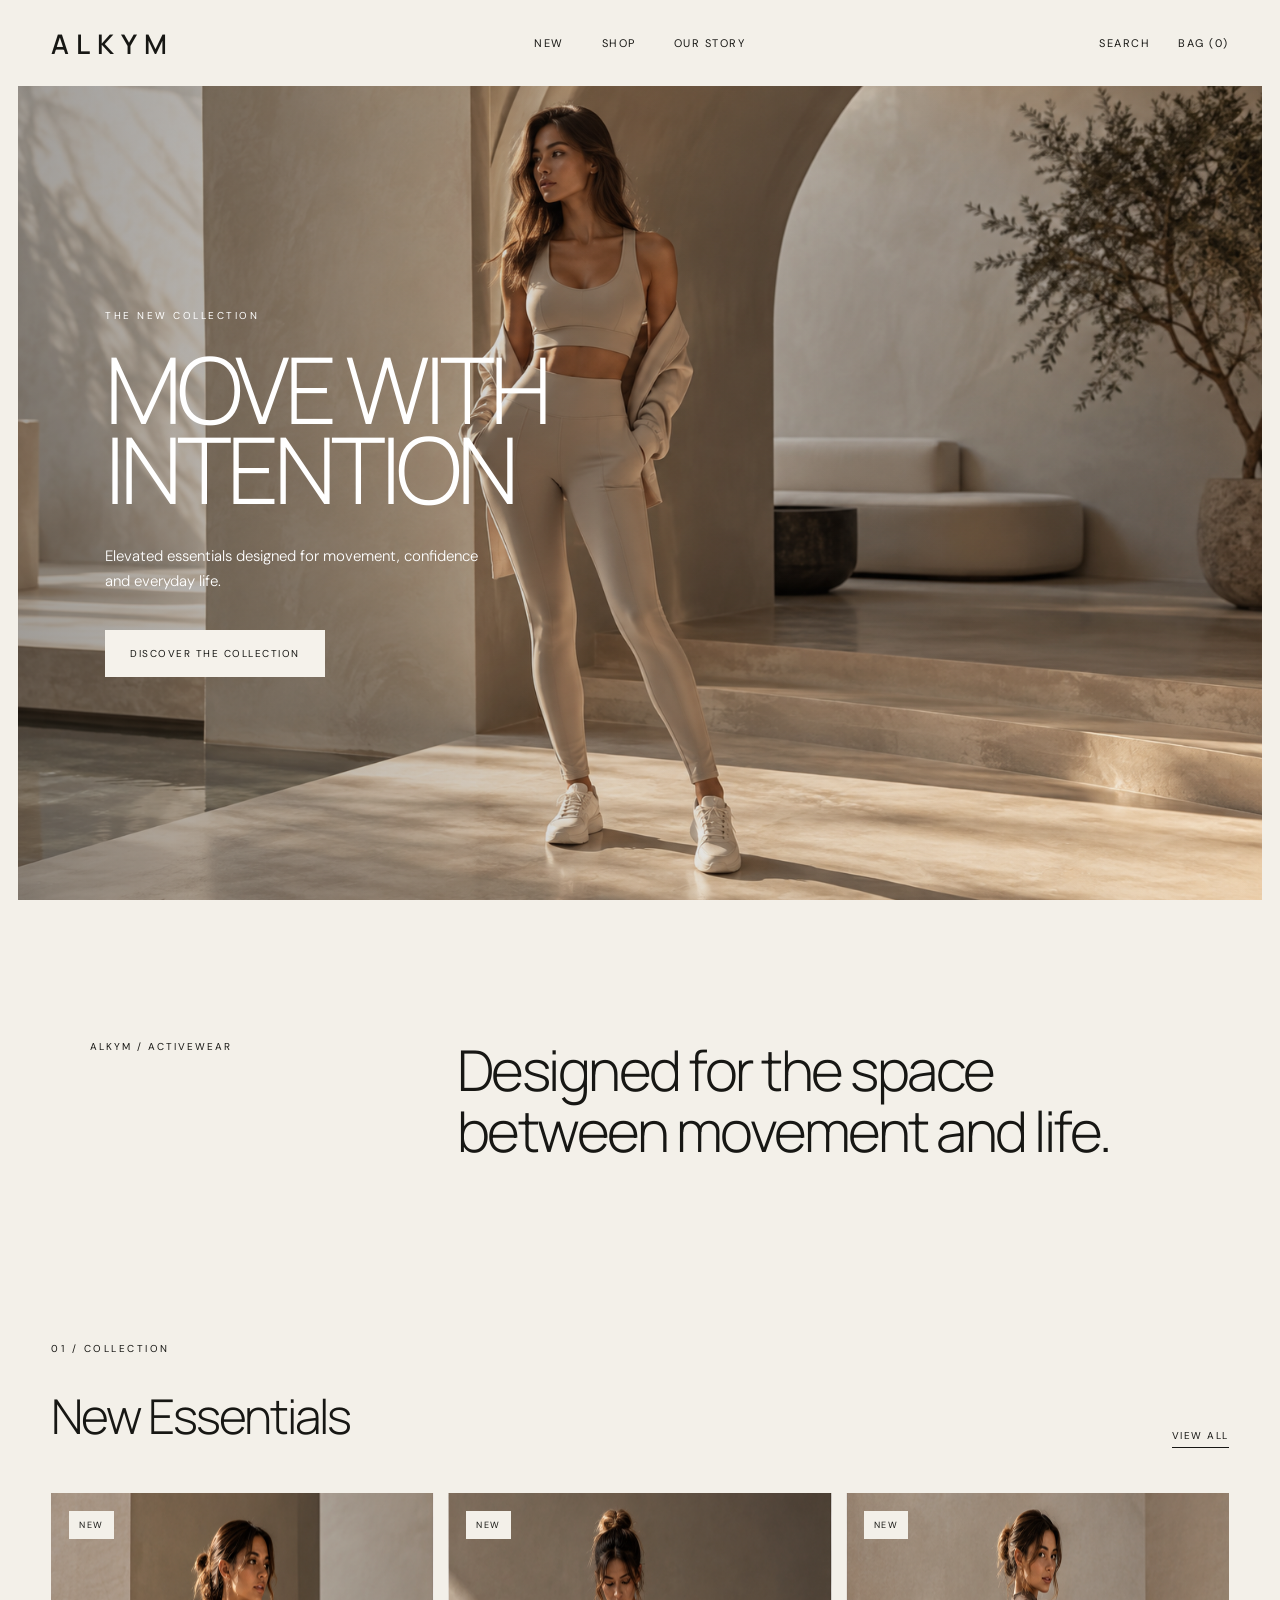
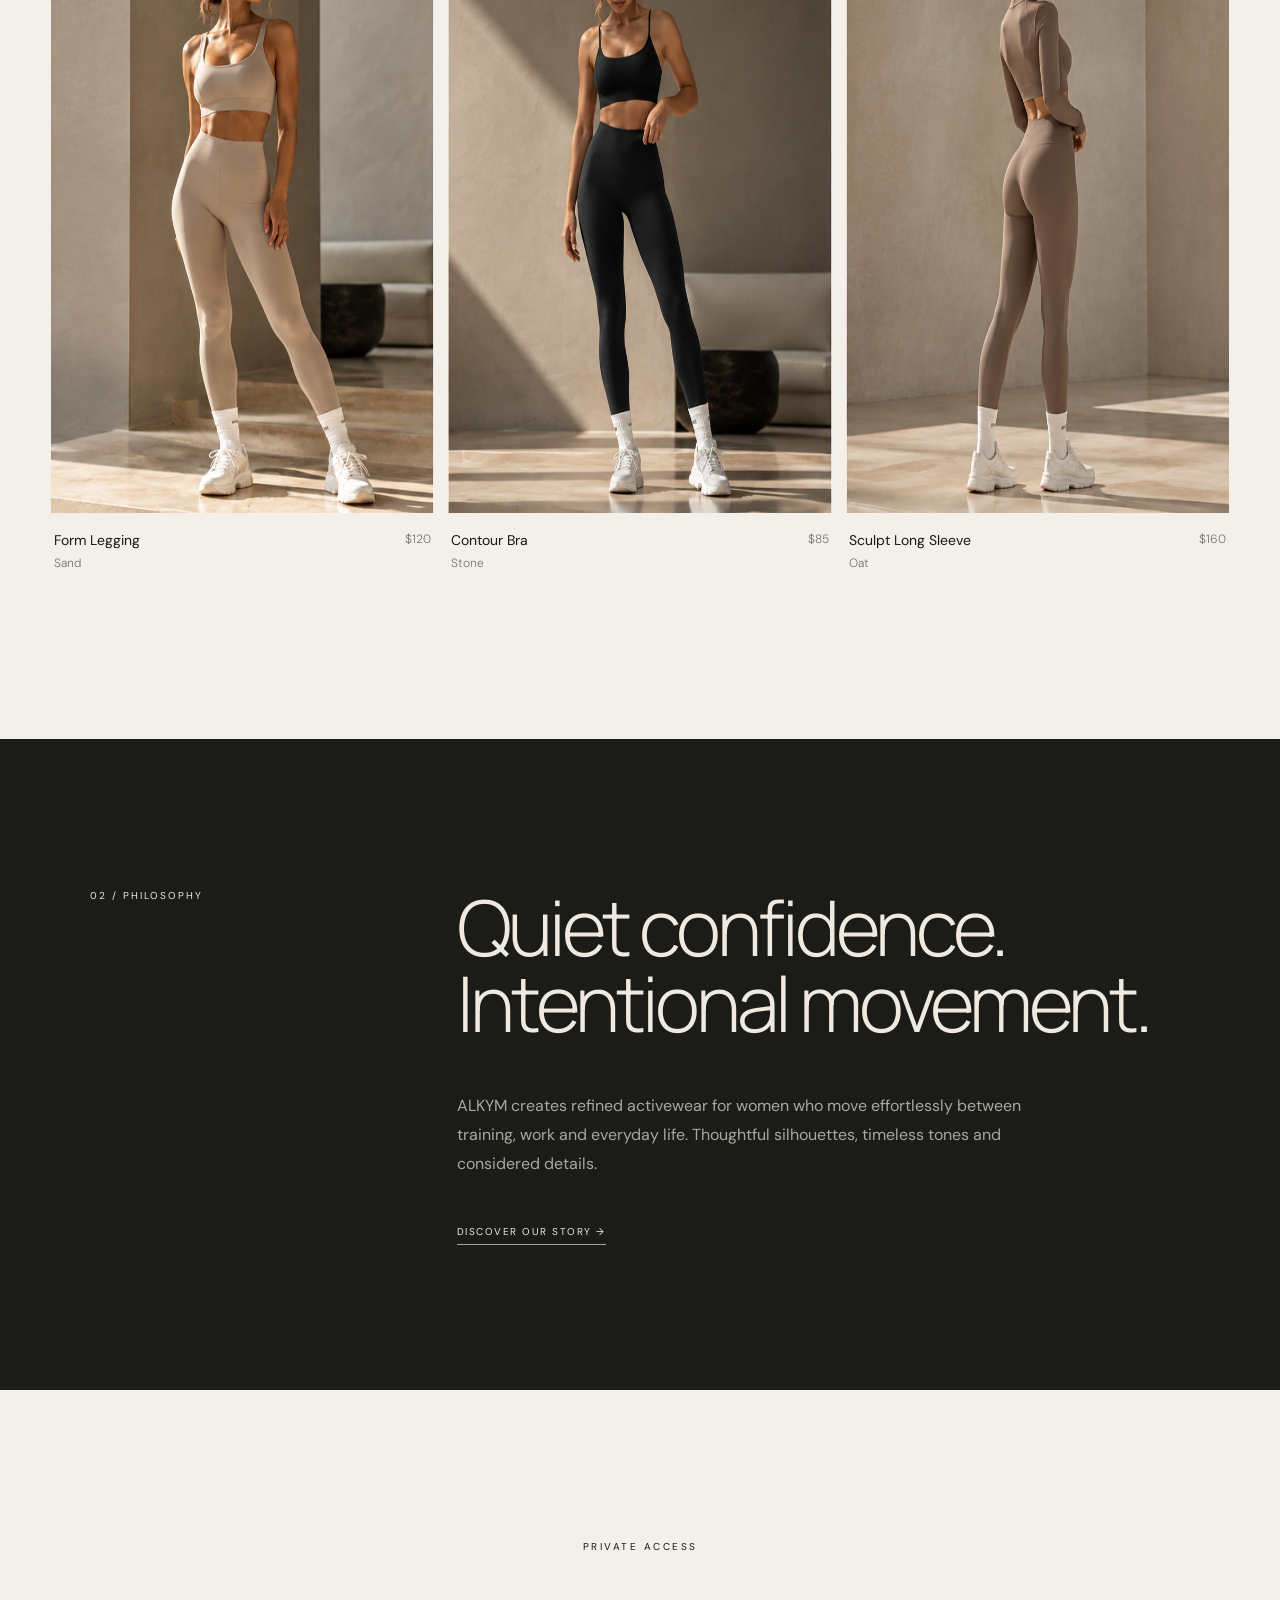
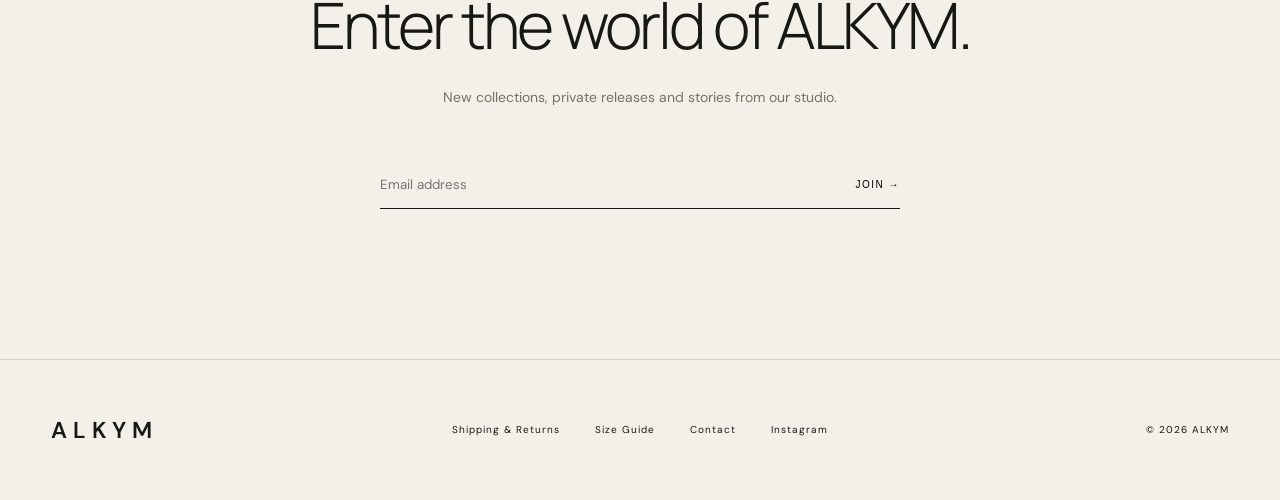
<file: index.html>
<!DOCTYPE html>
<html lang="en">
<head>
    <meta charset="UTF-8">
    <meta name="viewport" content="width=device-width, initial-scale=1.0">
    <title>ALKYM — Premium Activewear</title>
    <link rel="stylesheet" href="style.css">
</head>
<!-- ALKYM deployment -->
<body>

<header class="header">
    <a href="#" class="logo">ALKYM</a>

    <nav class="nav">
        <a href="#collection">NEW</a>
        <a href="#collection">SHOP</a>
        <a href="#story">OUR STORY</a>
    </nav>

    <div class="header-actions">
        <a href="#">SEARCH</a>
        <a href="#">BAG (0)</a>
    </div>
</header>

<main>

    <section class="hero">
        <div class="hero-content">
            <p class="eyebrow">THE NEW COLLECTION</p>

            <h1>
                MOVE WITH<br>
                INTENTION
            </h1>

            <p class="hero-text">
                Elevated essentials designed for movement,
                confidence and everyday life.
            </p>

            <a href="#collection" class="button">
                DISCOVER THE COLLECTION
            </a>
        </div>
    </section>

    <section class="intro">
        <p>ALKYM / ACTIVEWEAR</p>

        <h2>
            Designed for the space<br>
            between movement and life.
        </h2>
    </section>

    <section class="collection" id="collection">

        <div class="section-heading">
            <div>
                <p class="eyebrow">01 / COLLECTION</p>
                <h2>New Essentials</h2>
            </div>

            <a href="#">VIEW ALL</a>
        </div>

        <div class="products">

            <article class="product">
                <div class="product-image product-one">
                    <span>NEW</span>
                </div>

                <div class="product-info">
                    <div>
                        <h3><a href="product.html">Form Legging</a></h3>
                        <p>Sand</p>
                    </div>

                    <strong>$120</strong>
                </div>
            </article>

            <article class="product">
                <div class="product-image product-two">
                    <span>NEW</span>
                </div>

                <div class="product-info">
                    <div>
                        <h3>Contour Bra</h3>
                        <p>Stone</p>
                    </div>

                    <strong>$85</strong>
                </div>
            </article>

            <article class="product">
                <div class="product-image product-three">
                    <span>NEW</span>
                </div>

                <div class="product-info">
                    <div>
                        <h3>Sculpt Long Sleeve</h3>
                        <p>Oat</p>
                    </div>

                    <strong>$160</strong>
                </div>
            </article>

        </div>
    </section>

    <section class="story" id="story">
        <div class="story-number">02 / PHILOSOPHY</div>

        <div class="story-content">
            <h2>
                Quiet confidence.<br>
                Intentional movement.
            </h2>

            <p>
                ALKYM creates refined activewear for women who move
                effortlessly between training, work and everyday life.
                Thoughtful silhouettes, timeless tones and considered details.
            </p>

            <a href="#">DISCOVER OUR STORY →</a>
        </div>
    </section>

    <section class="newsletter">
        <p class="eyebrow">PRIVATE ACCESS</p>

        <h2>Enter the world of ALKYM.</h2>

        <p>
            New collections, private releases and stories from our studio.
        </p>

        <form>
            <input type="email" placeholder="Email address">
            <button type="submit">JOIN →</button>
        </form>
    </section>

</main>

<footer class="footer">
    <a href="#" class="footer-logo">ALKYM</a>

    <div class="footer-links">
        <a href="#">Shipping & Returns</a>
        <a href="#">Size Guide</a>
        <a href="#">Contact</a>
        <a href="#">Instagram</a>
    </div>

    <p>© 2026 ALKYM</p>
</footer>

</body>
</html>
</file>
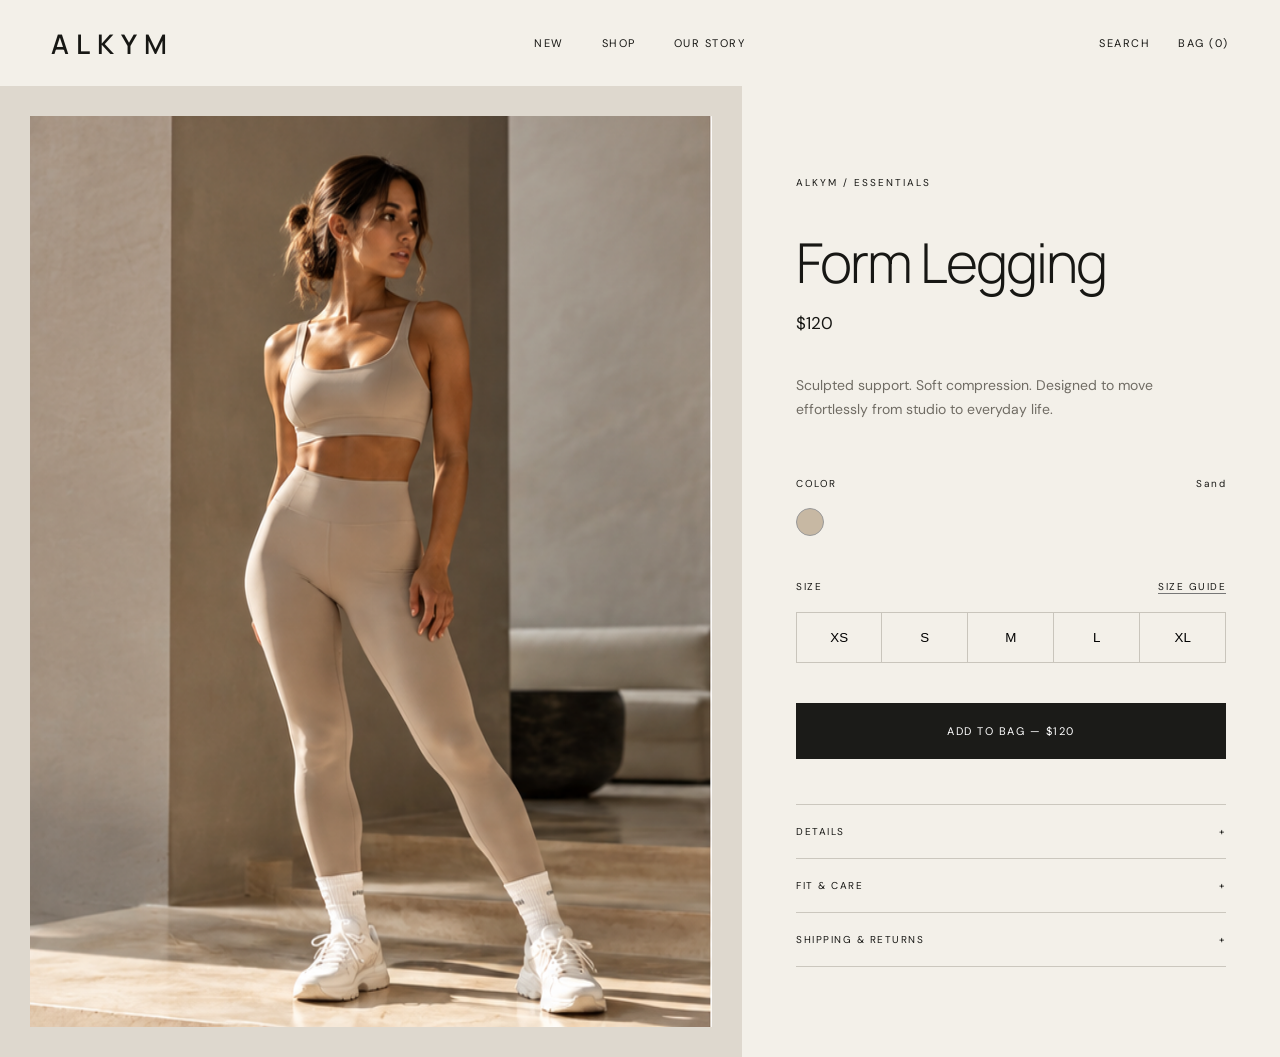
<file: product.html>
<!DOCTYPE html>
<html lang="en">

<head>
    <meta charset="UTF-8">
    <meta name="viewport" content="width=device-width, initial-scale=1.0">
    <title>Form Legging — ALKYM</title>
    <link rel="stylesheet" href="style.css">
</head>

<body>

<header class="header">

    <a href="index.html" class="logo">ALKYM</a>

    <nav class="nav">
        <a href="index.html#collection">NEW</a>
        <a href="index.html#collection">SHOP</a>
        <a href="index.html#story">OUR STORY</a>
    </nav>

    <div class="header-actions">
        <a href="#">SEARCH</a>
        <a href="#" id="bagCount">BAG (0)</a>
    </div>

</header>


<main class="product-page">

    <!-- PRODUCT IMAGE -->

    <div class="product-gallery">
        <div class="product-main-photo"></div>
    </div>


    <!-- PRODUCT INFORMATION -->

    <div class="product-details">

        <p class="product-category">
            ALKYM / ESSENTIALS
        </p>

        <h1>Form Legging</h1>

        <p class="product-price">
            $120
        </p>

        <div class="product-description">
            Sculpted support. Soft compression.
            Designed to move effortlessly from studio
            to everyday life.
        </div>


        <!-- COLOR -->

        <div class="option-block">

            <div class="option-title">
                <span>COLOR</span>
                <span>Sand</span>
            </div>

            <button
                class="color-circle"
                aria-label="Sand">
            </button>

        </div>


        <!-- SIZE -->

        <div class="option-block">

            <div class="option-title">
                <span>SIZE</span>
                <a href="#">SIZE GUIDE</a>
            </div>

            <div class="sizes">
                <button>XS</button>
                <button>S</button>
                <button>M</button>
                <button>L</button>
                <button>XL</button>
            </div>

        </div>


        <!-- ADD TO BAG -->

        <button
            class="add-bag"
            id="addBag">

            ADD TO BAG — $120

        </button>


        <!-- INFORMATION -->

        <div class="product-notes">

            <div>
                <span>DETAILS</span>
                <span>+</span>
            </div>

            <div>
                <span>FIT & CARE</span>
                <span>+</span>
            </div>

            <div>
                <span>SHIPPING & RETURNS</span>
                <span>+</span>
            </div>

        </div>

    </div>

</main>


<!-- DARK BACKGROUND WHEN CART OPENS -->

<div
    class="cart-overlay"
    id="cartOverlay">
</div>


<!-- CART -->

<aside
    class="cart-drawer"
    id="cartDrawer">


    <div class="cart-header">

        <h2>YOUR BAG</h2>

        <button
            id="closeCart"
            aria-label="Close cart">

            ×

        </button>

    </div>


    <!-- EMPTY CART -->

    <div
        class="cart-empty"
        id="cartEmpty">

        Your bag is empty.

    </div>


    <!-- PRODUCT IN CART -->

    <div
        class="cart-item"
        id="cartItem">

        <div class="cart-photo"></div>

        <div class="cart-info">

            <h3>Form Legging</h3>

            <p>
                Sand /
                <span id="cartSize">M</span>
            </p>

            <strong>$120</strong>

        </div>

    </div>


    <!-- CART TOTAL -->

    <div
        class="cart-bottom"
        id="cartBottom">

        <div class="cart-total">

            <span>SUBTOTAL</span>

            <strong>$120</strong>

        </div>

        <button class="checkout-button">
            CHECKOUT
        </button>

        <p>
            Taxes and shipping calculated at checkout.
        </p>

    </div>

</aside>


<!-- JAVASCRIPT -->

<script>

const sizeButtons =
    document.querySelectorAll(".sizes button");

const addBag =
    document.getElementById("addBag");

const bagCount =
    document.getElementById("bagCount");

const cartDrawer =
    document.getElementById("cartDrawer");

const cartOverlay =
    document.getElementById("cartOverlay");

const closeCart =
    document.getElementById("closeCart");

const cartItem =
    document.getElementById("cartItem");

const cartBottom =
    document.getElementById("cartBottom");

const cartEmpty =
    document.getElementById("cartEmpty");

const cartSize =
    document.getElementById("cartSize");


let selectedSize = "";

let items = 0;


/* OPEN CART */

function openCart() {

    cartDrawer.classList.add("open");

    cartOverlay.classList.add("open");

}


/* CLOSE CART */

function hideCart() {

    cartDrawer.classList.remove("open");

    cartOverlay.classList.remove("open");

}


/* SELECT SIZE */

sizeButtons.forEach(button => {

    button.addEventListener("click", () => {

        sizeButtons.forEach(btn =>
            btn.classList.remove("selected")
        );

        button.classList.add("selected");

        selectedSize =
            button.textContent.trim();

        addBag.textContent =
            "ADD TO BAG — $120";

    });

});


/* ADD PRODUCT */

addBag.addEventListener("click", () => {

    if (!selectedSize) {

        addBag.textContent =
            "SELECT A SIZE";

        return;

    }

    items = 1;

    bagCount.textContent =
        "BAG (1)";

    cartSize.textContent =
        selectedSize;

    cartEmpty.style.display =
        "none";

    cartItem.style.display =
        "flex";

    cartBottom.style.display =
        "block";

    openCart();

});


/* CLICK BAG */

bagCount.addEventListener("click", event => {

    event.preventDefault();

    openCart();

});


/* CLOSE BUTTON */

closeCart.addEventListener(
    "click",
    hideCart
);


/* CLICK DARK BACKGROUND */

cartOverlay.addEventListener(
    "click",
    hideCart
);

</script>

</body>
</html>
</file>
<file: style.css>
@import url('https://fonts.googleapis.com/css2?family=DM+Sans:wght@300;400;500&family=Manrope:wght@300;400;500;600&display=swap');

* {
    margin: 0;
    padding: 0;
    box-sizing: border-box;
}

html {
    scroll-behavior: smooth;
}

body {
    background: #f3f0e9;
    color: #171714;
    font-family: "DM Sans", sans-serif;
}

a {
    color: inherit;
    text-decoration: none;
}

/* HEADER */

.header {
    height: 86px;
    padding: 0 4%;
    display: grid;
    grid-template-columns: 1fr 1fr 1fr;
    align-items: center;
    background: #f3f0e9;
    position: relative;
    z-index: 10;
}

.logo {
    font-family: "Manrope", sans-serif;
    font-size: 27px;
    font-weight: 600;
    letter-spacing: 7px;
}

.nav {
    display: flex;
    justify-content: center;
    gap: 38px;
}

.nav a,
.header-actions a {
    font-size: 11px;
    letter-spacing: 1.5px;
}

.header-actions {
    display: flex;
    justify-content: flex-end;
    gap: 28px;
}

/* HERO */

.hero {
    min-height: calc(100vh - 86px);
    margin: 0 18px;
    background:
        linear-gradient(
            90deg,
            rgba(22, 18, 14, 0.40) 0%,
            rgba(22, 18, 14, 0.12) 48%,
            rgba(22, 18, 14, 0.03) 100%
        ),
        url("images/hero.png");

    background-size: cover;
    background-position: center;
    display: flex;
    align-items: center;
    position: relative;
}

.hero-content {
    color: #fff;
    margin-left: 7%;
    max-width: 650px;
}

.eyebrow {
    font-size: 10px;
    letter-spacing: 2.5px;
    margin-bottom: 28px;
}

.hero h1 {
    font-family: "Manrope", sans-serif;
    font-size: clamp(60px, 7.2vw, 118px);
    font-weight: 300;
    letter-spacing: -5px;
    line-height: 0.86;
}

.hero-text {
    width: 390px;
    max-width: 100%;
    font-size: 15px;
    font-weight: 300;
    line-height: 1.7;
    margin: 35px 0;
}

.button {
    display: inline-block;
    background: #f5f2eb;
    color: #171714;
    padding: 17px 25px;
    font-size: 10px;
    letter-spacing: 1.5px;
    transition: 0.25s;
}

.button:hover {
    background: #171714;
    color: #fff;
}

/* INTRO */

.intro {
    padding: 140px 7%;
    display: grid;
    grid-template-columns: 1fr 2fr;
}

.intro p {
    font-size: 10px;
    letter-spacing: 2px;
}

.intro h2 {
    font-family: "Manrope", sans-serif;
    font-size: clamp(36px, 4.4vw, 70px);
    line-height: 1.08;
    font-weight: 300;
    letter-spacing: -2.5px;
}

/* COLLECTION */

.collection {
    padding: 40px 4% 150px;
}

.section-heading {
    display: flex;
    align-items: flex-end;
    justify-content: space-between;
    margin-bottom: 45px;
}

.section-heading h2 {
    font-family: "Manrope", sans-serif;
    font-size: 48px;
    font-weight: 300;
    letter-spacing: -2px;
}

.section-heading a {
    font-size: 10px;
    letter-spacing: 1.5px;
    border-bottom: 1px solid #171714;
    padding-bottom: 5px;
}

.products {
    display: grid;
    grid-template-columns: repeat(3, 1fr);
    gap: 14px;
}

.product-image {
    height: 620px;
    background: #d8d2c7;
    position: relative;
    overflow: hidden;
}

.product-image span {
    position: absolute;
    left: 18px;
    top: 18px;
    background: #f3f0e9;
    padding: 8px 10px;
    font-size: 9px;
    letter-spacing: 1.5px;
}

.product-one {
    background-image: url("images/products.png");
    background-size: 300% 100%;
    background-position: left center;
    background-repeat: no-repeat;
}

.product-two {
    background-image: url("images/products.png");
    background-size: 300% 100%;
    background-position: center center;
    background-repeat: no-repeat;
}

.product-three {
    background-image: url("images/products.png");
    background-size: 300% 100%;
    background-position: right center;
    background-repeat: no-repeat;
}

.product-info {
    display: flex;
    justify-content: space-between;
    padding: 18px 3px;
}

.product-info h3 {
    font-size: 14px;
    font-weight: 400;
    margin-bottom: 6px;
}

.product-info p,
.product-info strong {
    font-size: 12px;
    font-weight: 300;
    color: #777269;
}

/* STORY */

.story {
    background: #1b1b18;
    color: #eeeae1;
    padding: 150px 7%;
    display: grid;
    grid-template-columns: 1fr 2fr;
}

.story-number {
    font-size: 10px;
    letter-spacing: 2px;
}

.story-content {
    max-width: 850px;
}

.story-content h2 {
    font-family: "Manrope", sans-serif;
    font-size: clamp(48px, 6vw, 90px);
    line-height: 1;
    font-weight: 300;
    letter-spacing: -4px;
    margin-bottom: 50px;
}

.story-content p {
    max-width: 570px;
    font-size: 16px;
    line-height: 1.8;
    color: #aaa79f;
    margin-bottom: 40px;
}

.story-content a {
    font-size: 10px;
    letter-spacing: 1.5px;
    border-bottom: 1px solid #aaa79f;
    padding-bottom: 6px;
}

/* NEWSLETTER */

.newsletter {
    text-align: center;
    padding: 150px 20px;
}

.newsletter h2 {
    font-family: "Manrope", sans-serif;
    font-size: clamp(45px, 5vw, 76px);
    font-weight: 300;
    letter-spacing: -3px;
    margin-bottom: 20px;
}

.newsletter > p:not(.eyebrow) {
    font-size: 14px;
    color: #777269;
}

.newsletter form {
    width: 520px;
    max-width: 100%;
    margin: 55px auto 0;
    border-bottom: 1px solid #171714;
    display: flex;
}

.newsletter input {
    flex: 1;
    border: 0;
    outline: 0;
    background: transparent;
    padding: 15px 0;
    font-family: inherit;
}

.newsletter button {
    border: 0;
    background: transparent;
    cursor: pointer;
    font-size: 10px;
    letter-spacing: 1.5px;
}

/* FOOTER */

.footer {
    border-top: 1px solid #d4d0c7;
    padding: 55px 4%;
    display: grid;
    grid-template-columns: 1fr 2fr 1fr;
    align-items: center;
}

.footer-logo {
    font-size: 23px;
    font-weight: 600;
    letter-spacing: 6px;
}

.footer-links {
    display: flex;
    justify-content: center;
    gap: 35px;
}

.footer-links a,
.footer p {
    font-size: 10px;
    letter-spacing: 1px;
}

.footer p {
    text-align: right;
}

/* MOBILE */

@media (max-width: 760px) {

    .header {
        height: 70px;
        display: flex;
        justify-content: space-between;
        padding: 0 20px;
    }

    .logo {
        font-size: 22px;
    }

    .nav {
        display: none;
    }

    .header-actions a:first-child {
        display: none;
    }

    .hero {
        min-height: 82vh;
        margin: 0;
        background-position: 57% center;
    }

    .hero-content {
        margin: 0;
        padding: 0 25px;
        align-self: flex-end;
        padding-bottom: 65px;
    }

    .hero h1 {
        font-size: 58px;
        letter-spacing: -3px;
    }

    .hero-text {
        width: 300px;
    }

    .intro {
        padding: 90px 25px;
        display: block;
    }

    .intro p {
        margin-bottom: 35px;
    }

    .intro h2 {
        font-size: 40px;
    }

    .collection {
        padding: 20px 18px 90px;
    }

    .section-heading h2 {
        font-size: 35px;
    }

    .products {
        grid-template-columns: 1fr;
        gap: 45px;
    }

    .product-image {
        height: 520px;
    }

    .story {
        display: block;
        padding: 90px 25px;
    }

    .story-number {
        margin-bottom: 60px;
    }

    .story-content h2 {
        font-size: 50px;
        letter-spacing: -2px;
    }

    .newsletter {
        padding: 100px 25px;
    }

    .newsletter h2 {
        font-size: 43px;
    }

    .footer {
        display: block;
        padding: 45px 25px;
    }

    .footer-links {
        flex-direction: column;
        gap: 15px;
        margin: 35px 0;
    }

    .footer p {
        text-align: left;
    }
}/* PRODUCT PAGE */

.product-page {
    display: grid;
    grid-template-columns: 58% 42%;
    min-height: calc(100vh - 86px);
}

.product-gallery {
    background: #ded8ce;
    padding: 30px;
}

.product-main-photo {
    width: 100%;
    height: 100%;
    min-height: 760px;

    background-image: url("images/products.png");
    background-size: 300% 100%;
    background-position: left center;
    background-repeat: no-repeat;
}

.product-details {
    padding: 90px 10%;
    background: #f3f0e9;
}

.product-category {
    font-size: 10px;
    letter-spacing: 2px;
    margin-bottom: 35px;
}

.product-details h1 {
    font-family: "Manrope", sans-serif;
    font-size: 55px;
    font-weight: 300;
    letter-spacing: -2px;
}

.product-price {
    font-size: 17px;
    margin-top: 12px;
}

.product-description {
    max-width: 430px;
    color: #706c64;
    line-height: 1.7;
    font-size: 14px;
    margin: 40px 0 55px;
}

.option-block {
    margin-bottom: 40px;
}

.option-title {
    display: flex;
    justify-content: space-between;
    font-size: 10px;
    letter-spacing: 1.5px;
    margin-bottom: 18px;
}

.option-title a {
    border-bottom: 1px solid #777;
}

.color-circle {
    width: 28px;
    height: 28px;
    border-radius: 50%;
    border: 1px solid #999;
    background: #c7b8a3;
}

.sizes {
    display: grid;
    grid-template-columns: repeat(5, 1fr);
}

.sizes button {
    background: transparent;
    border: 1px solid #c9c5bc;
    padding: 17px 5px;
    cursor: pointer;
}

.sizes button + button {
    border-left: 0;
}

.sizes button:hover,
.sizes button.selected {
    background: #1b1b18;
    color: white;
}

.add-bag {
    width: 100%;
    padding: 21px;
    background: #1b1b18;
    color: white;
    border: 0;
    cursor: pointer;
    font-family: inherit;
    font-size: 11px;
    letter-spacing: 1.5px;
    margin-bottom: 45px;
}

.product-notes div {
    display: flex;
    justify-content: space-between;
    padding: 20px 0;
    border-top: 1px solid #cbc7be;
    font-size: 10px;
    letter-spacing: 1.5px;
}

.product-notes div:last-child {
    border-bottom: 1px solid #cbc7be;
}

@media (max-width: 760px) {

    .product-page {
        display: block;
    }

    .product-gallery {
        padding: 0;
    }

    .product-main-photo {
        min-height: 570px;
    }

    .product-details {
        padding: 55px 25px 80px;
    }

    .product-details h1 {
        font-size: 42px;
    }
}/* ===== CART ===== */

.cart-overlay {
    position: fixed;
    inset: 0;
    background: rgba(0, 0, 0, 0.35);
    opacity: 0;
    visibility: hidden;
    transition: 0.3s;
    z-index: 90;
}

.cart-overlay.open {
    opacity: 1;
    visibility: visible;
}

.cart-drawer {
    position: fixed;
    top: 0;
    right: -480px;
    width: 460px;
    max-width: 100%;
    height: 100vh;
    background: #f3f0e9;
    z-index: 100;
    padding: 35px;
    transition: right 0.35s ease;

    display: flex;
    flex-direction: column;
}

.cart-drawer.open {
    right: 0;
}

.cart-header {
    display: flex;
    justify-content: space-between;
    align-items: center;
    padding-bottom: 30px;
    border-bottom: 1px solid #ccc7bd;
}

.cart-header h2 {
    font-size: 13px;
    font-weight: 400;
    letter-spacing: 2px;
}

.cart-header button {
    border: 0;
    background: transparent;
    font-size: 30px;
    cursor: pointer;
}

.cart-empty {
    margin-top: 50px;
    font-size: 13px;
    color: #777269;
}

.cart-item {
    display: none;
    gap: 20px;
    padding: 30px 0;
    border-bottom: 1px solid #ccc7bd;
}

.cart-photo {
    width: 115px;
    height: 150px;
    flex-shrink: 0;

    background-image: url("images/products.png");
    background-size: 300% 100%;
    background-position: left center;
    background-repeat: no-repeat;
}

.cart-info {
    flex: 1;
}

.cart-info h3 {
    font-size: 16px;
    font-weight: 400;
    margin-bottom: 10px;
}

.cart-info p {
    font-size: 12px;
    color: #777269;
    margin-bottom: 20px;
}

.cart-info strong {
    font-size: 13px;
    font-weight: 400;
}

.cart-bottom {
    display: none;
    margin-top: auto;
}

.cart-total {
    display: flex;
    justify-content: space-between;
    padding: 25px 0;
    font-size: 12px;
    letter-spacing: 1px;
}

.checkout-button {
    width: 100%;
    background: #1b1b18;
    color: #fff;
    border: 0;
    padding: 20px;
    cursor: pointer;
    font-size: 11px;
    letter-spacing: 2px;
}

.cart-bottom > p {
    text-align: center;
    color: #777269;
    font-size: 10px;
    margin-top: 15px;
}

@media (max-width: 760px) {
    .cart-drawer {
        width: 100%;
    }
}
</file>
